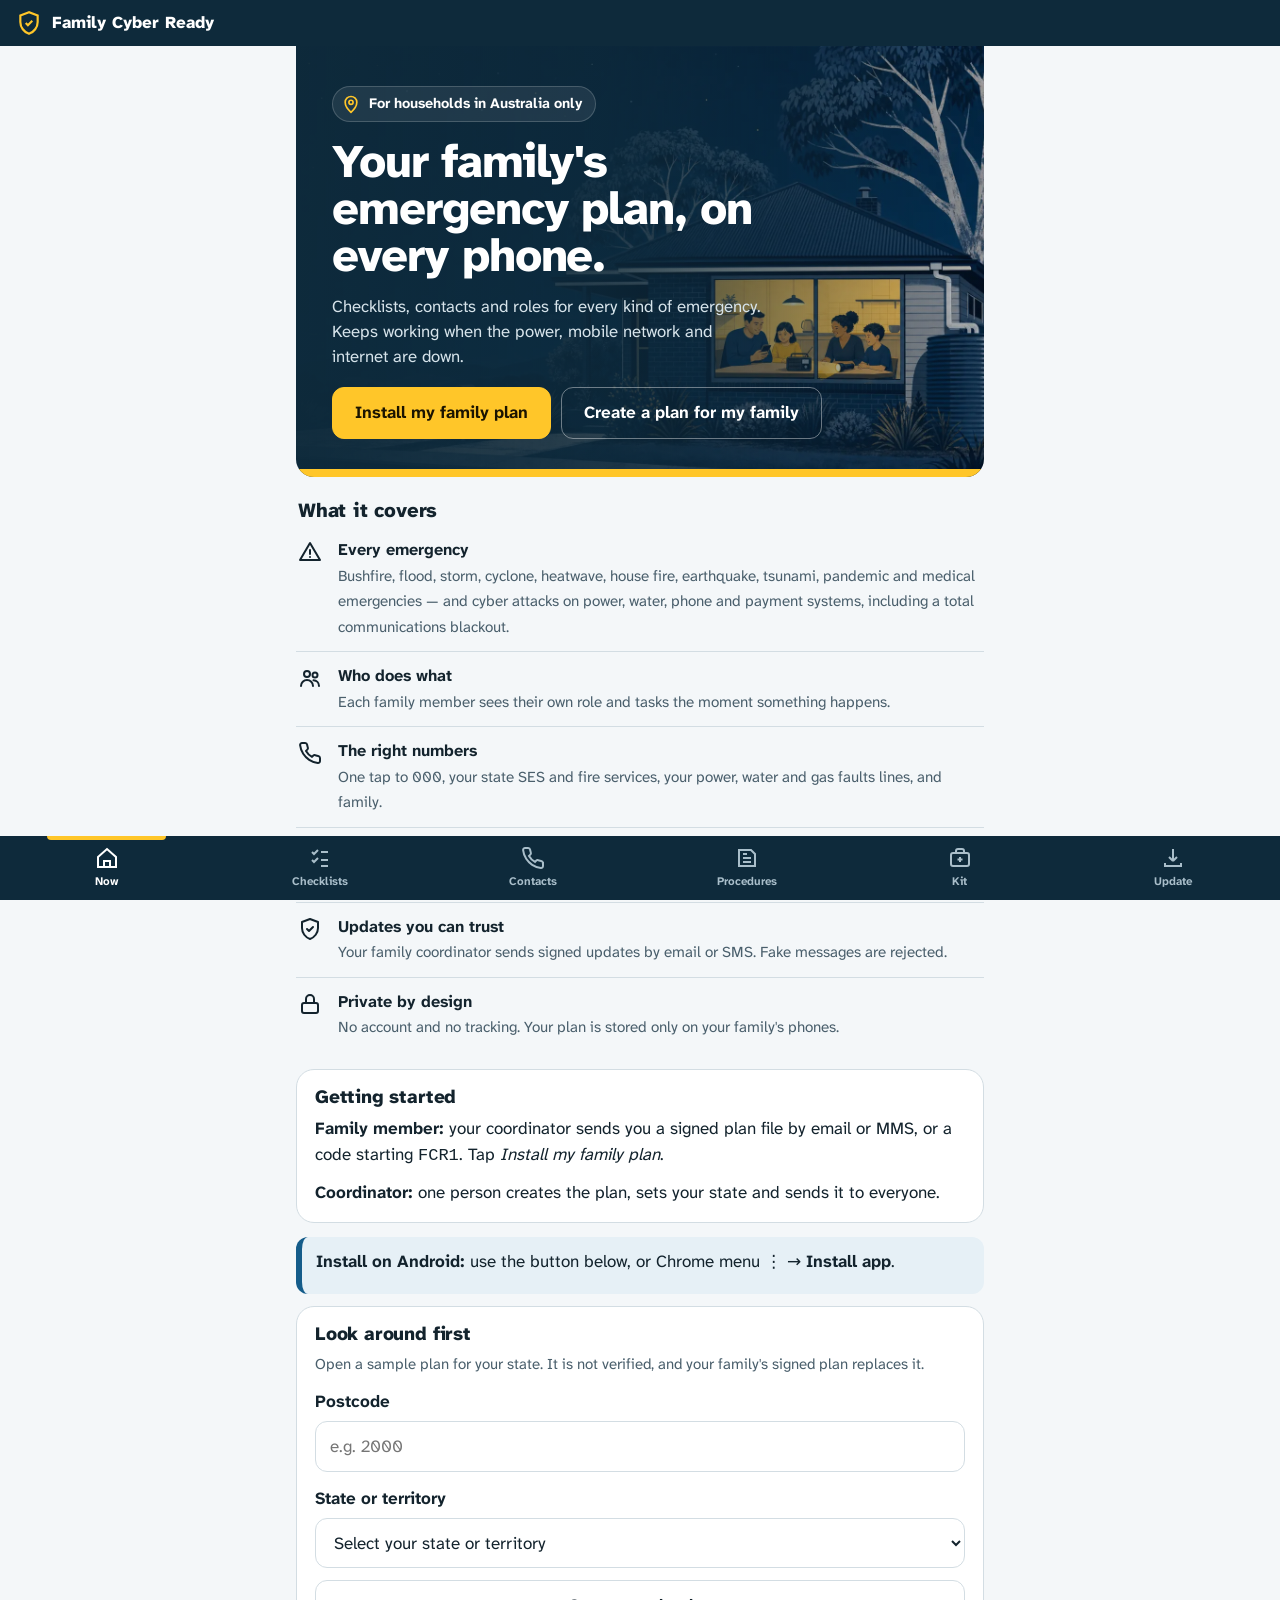
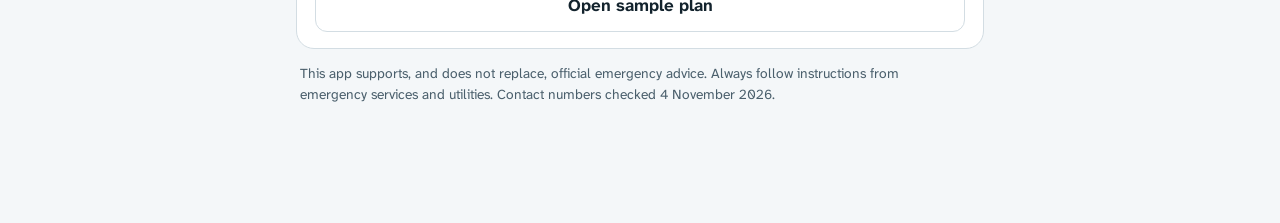
<file: index.html>
<!doctype html>
<html lang="en-AU">
<head>
<meta charset="utf-8">
<meta name="viewport" content="width=device-width, initial-scale=1, viewport-fit=cover">
<title>Family Cyber Ready</title>
<meta name="description" content="Offline family emergency plan for Australian households: every hazard, roles, contacts, supplies and signed updates.">
<meta name="theme-color" content="#0E2A3B">
<meta name="apple-mobile-web-app-capable" content="yes">
<meta name="mobile-web-app-capable" content="yes">
<meta name="apple-mobile-web-app-title" content="Family Ready">
<meta name="apple-mobile-web-app-status-bar-style" content="black-translucent">
<meta http-equiv="Content-Security-Policy" content="default-src 'self'; script-src 'self'; style-src 'self' 'unsafe-inline'; img-src 'self' data:; connect-src 'self'; object-src 'none'; base-uri 'none'; form-action 'self'">
<link rel="manifest" href="manifest.webmanifest">
<link rel="icon" href="icons/icon-192.png">
<link rel="apple-touch-icon" href="icons/apple-touch-icon.png">
<link rel="stylesheet" href="styles.css">
</head>
<body>
<header class="top">
  <svg width="26" height="26" viewBox="0 0 24 24" fill="none" stroke="currentColor" stroke-width="2" aria-hidden="true"><path d="M12 2 4 5v6c0 5 3.4 9.4 8 11 4.6-1.6 8-6 8-11V5l-8-3z"/><path d="m9 12 2 2 4-4"/></svg>
  <div class="title" id="hdr-title">Family Cyber Ready</div>
  <div class="ver" id="hdr-ver"></div>
</header>
<main id="view" aria-live="polite"></main>
<div id="print-all"></div>

<nav class="tabs" aria-label="Sections">
  <a href="#now" data-tab="now"><svg viewBox="0 0 24 24" fill="none" stroke="currentColor" stroke-width="2"><path d="M3 11 12 3l9 8v10H3z"/><path d="M9 21v-6h6v6"/></svg>Now</a>
  <a href="#lists" data-tab="lists"><svg viewBox="0 0 24 24" fill="none" stroke="currentColor" stroke-width="2"><path d="m4 6 2 2 4-4M4 14l2 2 4-4M13 6h7M13 14h7M13 20h7"/></svg>Checklists</a>
  <a href="#contacts" data-tab="contacts"><svg viewBox="0 0 24 24" fill="none" stroke="currentColor" stroke-width="2"><path d="M22 16.9v3a2 2 0 0 1-2.2 2 19.8 19.8 0 0 1-8.6-3.1 19.5 19.5 0 0 1-6-6A19.8 19.8 0 0 1 2.1 4.2 2 2 0 0 1 4.1 2h3a2 2 0 0 1 2 1.7c.1 1 .4 1.9.7 2.8a2 2 0 0 1-.5 2.1L8 9.9a16 16 0 0 0 6 6l1.3-1.3a2 2 0 0 1 2.1-.4c.9.3 1.8.6 2.8.7a2 2 0 0 1 1.7 2z"/></svg>Contacts</a>
  <a href="#procs" data-tab="procs"><svg viewBox="0 0 24 24" fill="none" stroke="currentColor" stroke-width="2"><path d="M4 4h12l4 4v12H4z"/><path d="M8 12h8M8 16h8M8 8h4"/></svg>Procedures</a>
  <a href="#kit" data-tab="kit"><svg viewBox="0 0 24 24" fill="none" stroke="currentColor" stroke-width="2"><rect x="3" y="7" width="18" height="13" rx="2"/><path d="M8 7V5a2 2 0 0 1 2-2h4a2 2 0 0 1 2 2v2M12 11v5M9.5 13.5h5"/></svg>Kit</a>
  <a href="#update" data-tab="update"><svg viewBox="0 0 24 24" fill="none" stroke="currentColor" stroke-width="2"><path d="M12 3v12m0 0-4-4m4 4 4-4"/><path d="M4 17v3h16v-3"/></svg>Update</a>
</nav>

<dialog id="dlg"><div class="dlg" id="dlg-body"></div></dialog>

<script src="trust.js"></script>
<script src="fcr-core.js"></script>
<script src="starter-plan.js"></script>
<script src="starter-hazards.js"></script>
<script src="regions.js"></script>
<script src="app.js"></script>
</body>
</html>
</file>
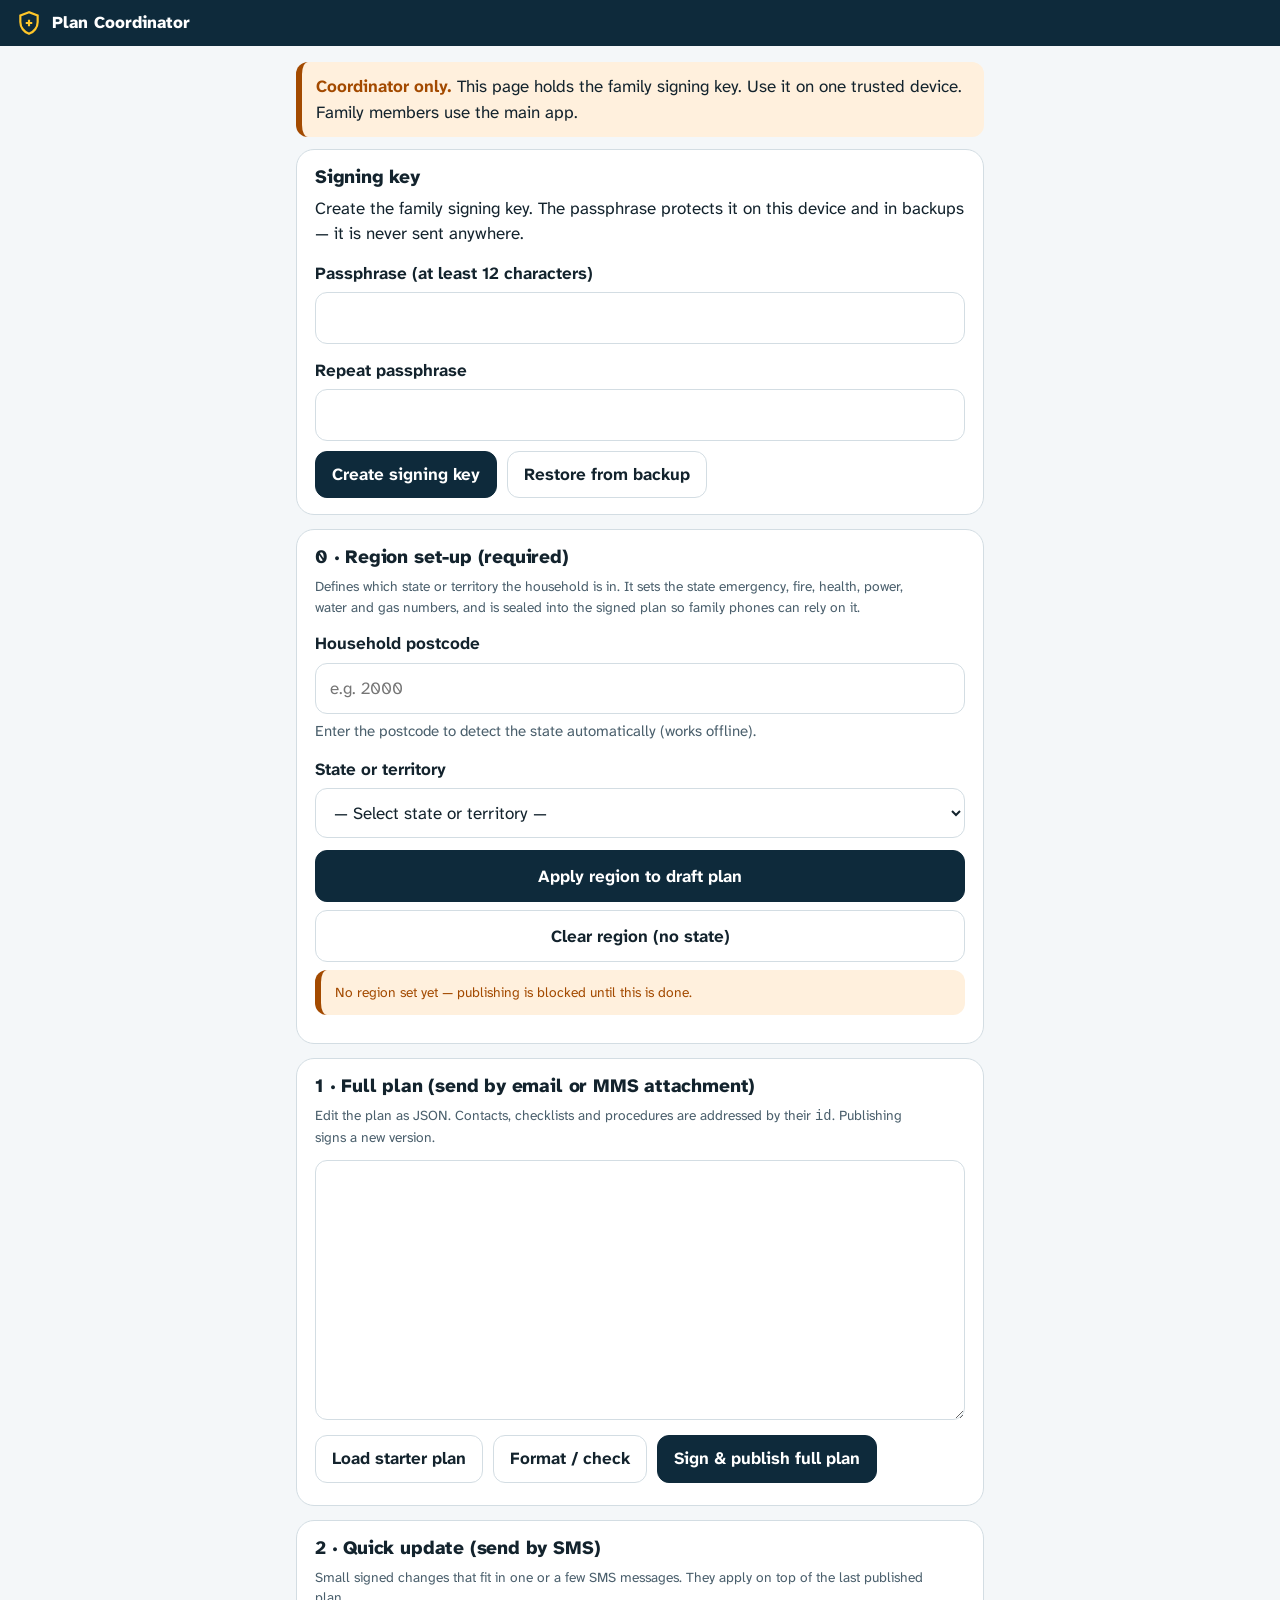
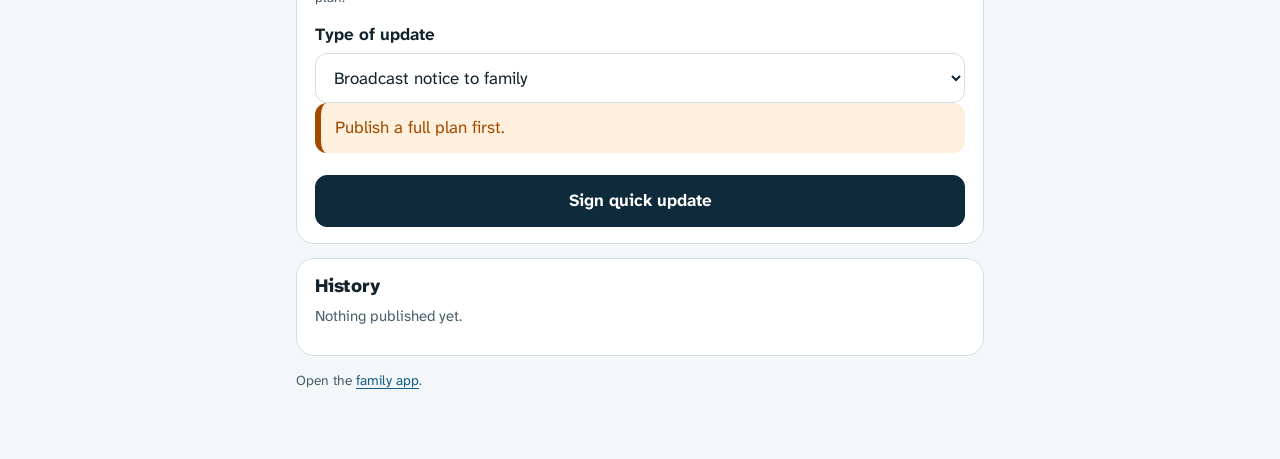
<file: coordinator.html>
<!doctype html>
<html lang="en-AU">
<head>
<meta charset="utf-8">
<meta name="viewport" content="width=device-width, initial-scale=1, viewport-fit=cover">
<title>Plan Coordinator</title>
<meta name="theme-color" content="#0E2A3B">
<meta name="robots" content="noindex">
<meta http-equiv="Content-Security-Policy" content="default-src 'self'; script-src 'self'; style-src 'self' 'unsafe-inline'; img-src 'self' data:; connect-src 'self'; object-src 'none'; base-uri 'none'">
<link rel="icon" href="icons/icon-192.png">
<link rel="stylesheet" href="styles.css">
<style>body{padding-bottom:30px} textarea.code{font-family:ui-monospace,Menlo,Consolas,monospace;font-size:13px;min-height:260px} textarea.out{font-family:ui-monospace,Menlo,Consolas,monospace;font-size:12px;min-height:110px;word-break:break-all}</style>
</head>
<body>
<header class="top">
  <svg width="26" height="26" viewBox="0 0 24 24" fill="none" stroke="currentColor" stroke-width="2" aria-hidden="true"><path d="M12 2 4 5v6c0 5 3.4 9.4 8 11 4.6-1.6 8-6 8-11V5l-8-3z"/><path d="M9 12h6M12 9v6"/></svg>
  <div class="title">Plan Coordinator</div>
  <div class="ver" id="hdr"></div>
</header>
<main>
  <div class="banner warn"><b>Coordinator only.</b> <span class="t">This page holds the family signing key. Use it on one trusted device. Family members use the main app.</span></div>

  <section class="card" id="keycard"></section>

  <section class="card" id="regioncard">
    <h2>0 · Region set-up (required)</h2>
    <p class="muted small">Defines which state or territory the household is in. It sets the state emergency, fire, health, power, water and gas numbers, and is sealed into the signed plan so family phones can rely on it.</p>
    <label class="field" for="rpost">Household postcode</label>
    <input type="text" id="rpost" inputmode="numeric" maxlength="4" placeholder="e.g. 2000" autocomplete="postal-code">
    <div id="rdetect" class="small" style="margin-top:6px"></div>
    <label class="field" for="rstate">State or territory</label>
    <select id="rstate"></select>
    <div id="rproviders"></div>
    <button class="primary block" style="margin-top:12px" data-act="applyregion">Apply region to draft plan</button>
    <button class="block" style="margin-top:8px" data-act="clearregion">Clear region (no state)</button>
    <div id="rstatus" class="small" style="margin-top:8px"></div>
  </section>

  <section class="card" id="plancard">
    <h2>1 · Full plan (send by email or MMS attachment)</h2>
    <p class="muted small">Edit the plan as JSON. Contacts, checklists and procedures are addressed by their <span class="mono">id</span>. Publishing signs a new version.</p>
    <textarea class="code" id="draft" spellcheck="false" autocapitalize="off"></textarea>
    <div class="row wrap" style="margin-top:8px">
      <button data-act="starter">Load starter plan</button>
      <button data-act="format">Format / check</button>
      <button class="primary" data-act="publish">Sign &amp; publish full plan</button>
    </div>
    <div id="draftmsg" class="small" style="margin-top:6px"></div>
  </section>

  <section class="card" id="quickcard">
    <h2>2 · Quick update (send by SMS)</h2>
    <p class="muted small">Small signed changes that fit in one or a few SMS messages. They apply on top of the last published plan.</p>
    <label class="field" for="qtype">Type of update</label>
    <select id="qtype">
      <option value="notice">Broadcast notice to family</option>
      <option value="phone">Change a contact's phone number</option>
      <option value="meet">Change the active meeting point</option>
      <option value="check">Record an equipment / supplies check</option>
      <option value="roles">Assign family roles</option>
      <option value="raw">Advanced: raw operations</option>
    </select>
    <div id="qform"></div>
    <button class="primary block" style="margin-top:10px" data-act="quick">Sign quick update</button>
  </section>

  <section class="card hidden" id="outcard">
    <h2 id="outtitle">Signed output</h2>
    <div id="outmeta" class="small muted"></div>
    <textarea class="out" id="out" readonly></textarea>
    <div class="row wrap" style="margin-top:8px">
      <button data-act="copy">Copy</button>
      <button data-act="share">Share…</button>
      <button data-act="savefile">Save .fcr file</button>
      <a class="btn" id="smslink" href="#">Open SMS</a>
      <a class="btn" id="maillink" href="#">Open email</a>
    </div>
    <p class="small muted" style="margin-top:8px">Send full plans as an <b>attachment</b> (the .fcr file). Send quick updates as SMS text. Family apps reject anything not signed by this key, so the channel itself does not need to be trusted.</p>
  </section>

  <section class="card"><h2>History</h2><div id="history" class="small"></div></section>
  <p class="small muted">Open the <a href="./">family app</a>.</p>
</main>
<script src="fcr-core.js"></script>
<script src="starter-plan.js"></script>
<script src="starter-hazards.js"></script>
<script src="regions.js"></script>
<script src="coordinator.js"></script>
</body>
</html>
</file>
<file: styles.css>
/* Family Cyber Ready — design system
 * Night-navy base, signal-yellow accent used sparingly, Australian Warning System colours for status.
 * Type: Atkinson Hyperlegible Next (SIL OFL), self-hosted for offline use. */
@font-face { font-family: 'AHN'; src: url('fonts/ahn-400.woff2') format('woff2'); font-weight: 400; font-display: swap; }
@font-face { font-family: 'AHN'; src: url('fonts/ahn-700.woff2') format('woff2'); font-weight: 700; font-display: swap; }
@font-face { font-family: 'AHN'; src: url('fonts/ahn-800.woff2') format('woff2'); font-weight: 800; font-display: swap; }

:root {
  --navy: #0E2A3B; --navy-2: #163A50; --signal: #FFC629; --signal-ink: #1B1400;
  --bg: #F4F7F9; --surface: #FFFFFF; --surface-2: #E8EEF2; --ink: #13232D; --ink-2: #4A5F6C; --line: #D3DDE3;
  --accent: #0E2A3B; --accent-ink: #FFFFFF; --link: #145C8A;
  --ok: #2D7A57; --ok-bg: #E3F2EA; --warn: #A34A00; --warn-bg: #FFF0DD; --urgent: #C1121F; --urgent-bg: #FCE6E7; --info-bg: #E6F0F6;
  --focus: #FFC629;
  --r-lg: 18px; --r-md: 12px; --r-sm: 8px; --tap: 52px;
  font-family: 'AHN', 'Atkinson Hyperlegible', system-ui, -apple-system, 'Segoe UI', Roboto, sans-serif;
  color-scheme: light dark;
}
@media (prefers-color-scheme: dark) {
  :root:not([data-theme="light"]) {
    --bg: #071820; --surface: #0F2633; --surface-2: #183545; --ink: #EAF1F5; --ink-2: #9FB4C0; --line: #234556;
    --accent: #FFC629; --accent-ink: #1B1400; --link: #8FCBF0;
    --ok: #6FD3A0; --ok-bg: #12362A; --warn: #FFB25C; --warn-bg: #3A2610; --urgent: #FF8A8F; --urgent-bg: #3E1418; --info-bg: #13303F;
  }
}
:root[data-theme="dark"] {
  --bg: #071820; --surface: #0F2633; --surface-2: #183545; --ink: #EAF1F5; --ink-2: #9FB4C0; --line: #234556;
  --accent: #FFC629; --accent-ink: #1B1400; --link: #8FCBF0;
  --ok: #6FD3A0; --ok-bg: #12362A; --warn: #FFB25C; --warn-bg: #3A2610; --urgent: #FF8A8F; --urgent-bg: #3E1418; --info-bg: #13303F;
}

* { box-sizing: border-box; }
html, body { margin: 0; background: var(--bg); color: var(--ink); }
body { font-size: 17px; line-height: 1.5; -webkit-text-size-adjust: 100%; -webkit-font-smoothing: antialiased; padding-bottom: calc(80px + env(safe-area-inset-bottom)); }
a { color: var(--link); text-underline-offset: 3px; }
h1, h2, h3 { line-height: 1.15; margin: 0 0 .5rem; letter-spacing: -0.01em; }
h1 { font-size: 1.6rem; font-weight: 800; }
h2 { font-size: 1.18rem; font-weight: 800; }
h3 { font-size: 1rem; font-weight: 700; }
p { margin: .25rem 0 .75rem; max-width: 68ch; }
.muted { color: var(--ink-2); font-size: .94rem; }
.small { font-size: .86rem; }
.mono { font-family: ui-monospace, 'SF Mono', Menlo, Consolas, monospace; }
:focus-visible { outline: 3px solid var(--focus); outline-offset: 2px; border-radius: 6px; }

/* Header: a quiet navy bar */
header.top { position: sticky; top: 0; z-index: 5; background: var(--navy); color: #fff;
  padding: calc(10px + env(safe-area-inset-top)) 16px 10px; display: flex; align-items: center; gap: 10px; }
header.top svg { color: var(--signal); flex: none; }
header.top .title { font-weight: 800; font-size: 1.05rem; flex: 1; min-width: 0; overflow: hidden; text-overflow: ellipsis; white-space: nowrap; }
header.top .ver { font-size: .76rem; line-height: 1.25; opacity: .85; text-align: right; }
main { max-width: 720px; margin: 0 auto; padding: 16px 16px 28px; }

/* Hero: the one bold element — road-sign type on navy with a signal band */
.hero { background-color: var(--navy); color: #fff; margin: -16px -16px 18px; padding: 28px 20px 26px; position: relative; }
.hero.has-art { background-image: linear-gradient(90deg, rgba(14,42,59,.96) 0%, rgba(14,42,59,.82) 45%, rgba(14,42,59,.1) 100%), url('img/hero.webp'); background-size: cover; background-position: 70% center; }
@media (max-width: 719px) { .hero.has-art { background-image: linear-gradient(180deg, rgba(14,42,59,0) 0px, rgba(14,42,59,0) 285px, rgba(14,42,59,.92) 370px, var(--navy) 420px), url('img/hero.webp'); background-size: 190% auto; background-position: 95% 0; background-repeat: no-repeat; padding-top: 335px; } }
.hero::after { content: ''; position: absolute; left: 0; right: 0; bottom: 0; height: 8px; background: var(--signal); }
.hero h1 { font-size: clamp(2rem, 8.4vw, 2.9rem); line-height: 1.02; letter-spacing: -0.025em; margin: 0 0 14px; max-width: 14ch; }
.hero p { color: #D6E3EA; font-size: 1.05rem; max-width: 40ch; }
.hero .where { display: inline-flex; align-items: center; gap: 8px; background: rgba(255,255,255,.08); border: 1px solid rgba(255,255,255,.18);
  color: #fff; border-radius: 999px; padding: 6px 12px 6px 8px; font-size: .9rem; font-weight: 700; margin: 0 0 16px; }
.hero .where svg { width: 20px; height: 20px; color: var(--signal); }
.hero .actions { display: grid; gap: 10px; margin-top: 18px; max-width: 420px; }
.hero .btn.primary { background: var(--signal); color: var(--signal-ink); border-color: var(--signal); }
.hero .btn.ghost { background: transparent; color: #fff; border-color: rgba(255,255,255,.4); }

/* Coverage list: plain rows with a rule, not cards */
.covers { list-style: none; margin: 4px 0 18px; padding: 0; }
.covers li { display: grid; grid-template-columns: 28px 1fr; gap: 12px; padding: 12px 2px; border-bottom: 1px solid var(--line); }
.covers li:last-child { border-bottom: 0; }
.covers svg { width: 24px; height: 24px; color: var(--ink); margin-top: 2px; }
.covers b { display: block; font-size: 1.02rem; }
.covers span { color: var(--ink-2); font-size: .95rem; }
.section-h { font-size: 1.25rem; margin: 6px 2px 4px; }

.card { background: var(--surface); border: 1px solid var(--line); border-radius: var(--r-lg); padding: 16px 18px; margin: 0 0 14px; }
.card.tight { padding: 6px 16px; }
.banner { border-radius: var(--r-md); padding: 12px 14px; margin: 0 0 12px; border-left: 6px solid transparent; background: var(--surface); }
.banner.info { background: var(--info-bg); border-left-color: var(--link); }
.banner.warn { background: var(--warn-bg); color: var(--warn); border-left-color: var(--warn); }
.banner.urgent { background: var(--urgent-bg); color: var(--urgent); border-left-color: var(--urgent); }
.banner.ok { background: var(--ok-bg); color: var(--ok); border-left-color: var(--ok); }
.banner .t { color: var(--ink); }
.row { display: flex; gap: 10px; align-items: center; }
.row.wrap { flex-wrap: wrap; }
.grow { flex: 1; min-width: 0; }

button, .btn { appearance: none; border: 1.5px solid var(--line); background: var(--surface); color: var(--ink);
  border-radius: var(--r-md); min-height: 46px; padding: 10px 16px; font: inherit; font-weight: 700; cursor: pointer;
  display: inline-flex; align-items: center; justify-content: center; gap: 8px; text-decoration: none; transition: background-color .15s, border-color .15s; }
button:hover, .btn:hover { border-color: var(--ink-2); }
button:active, .btn:active { transform: translateY(1px); }
button.primary, .btn.primary { background: var(--accent); color: var(--accent-ink); border-color: var(--accent); }
button.danger { color: var(--urgent); border-color: var(--urgent); background: transparent; }
button.block, .btn.block { width: 100%; min-height: var(--tap); }
button:disabled { opacity: .45; cursor: not-allowed; }
input[type=text], input[type=search], input[type=password], textarea, select {
  width: 100%; font: inherit; color: var(--ink); background: var(--surface); border: 1.5px solid var(--line);
  border-radius: var(--r-md); padding: 12px 14px; min-height: 50px; }
input:focus, textarea:focus, select:focus { border-color: var(--link); outline: none; box-shadow: 0 0 0 3px color-mix(in srgb, var(--link) 25%, transparent); }
textarea { min-height: 130px; resize: vertical; }
label.field { display: block; font-weight: 700; margin: 14px 0 6px; }

/* Bottom navigation: navy, signal bar marks the current tab */
nav.tabs { position: fixed; left: 0; right: 0; bottom: 0; z-index: 6; background: var(--navy);
  display: grid; grid-template-columns: repeat(6, 1fr); padding-bottom: env(safe-area-inset-bottom); }
nav.tabs a { position: relative; display: flex; flex-direction: column; align-items: center; justify-content: center; gap: 3px; min-height: 64px;
  color: #A9BECA; text-decoration: none; font-size: .72rem; font-weight: 700; }
nav.tabs a svg { width: 24px; height: 24px; }
nav.tabs a[aria-current="page"] { color: #fff; }
nav.tabs a[aria-current="page"]::before { content: ''; position: absolute; top: 0; left: 22%; right: 22%; height: 4px; border-radius: 0 0 4px 4px; background: var(--signal); }

.list { list-style: none; margin: 0; padding: 0; }
.check { display: flex; gap: 14px; align-items: flex-start; padding: 13px 2px; border-bottom: 1px solid var(--line); cursor: pointer; }
.check:last-child { border-bottom: 0; }
.check input { width: 26px; height: 26px; margin: 1px 0 0; accent-color: var(--ok); flex: none; }
.check.done .txt { color: var(--ink-2); text-decoration: line-through; text-decoration-thickness: 1.5px; }
.progress { height: 8px; background: var(--surface-2); border-radius: 99px; overflow: hidden; margin: 8px 0 4px; }
.progress > i { display: block; height: 100%; background: var(--ok); border-radius: 99px; }

.contact { display: flex; gap: 12px; align-items: center; padding: 12px 0; border-bottom: 1px solid var(--line); }
.contact:last-child { border-bottom: 0; }
.contact .name { font-weight: 700; }
.contact .num { font-variant-numeric: tabular-nums; font-size: 1.05rem; }
.iconbtn { min-width: 50px; min-height: 50px; padding: 0; border-radius: 50%; }
.iconbtn svg { width: 22px; height: 22px; }
.iconbtn.primary { background: var(--ok); border-color: var(--ok); color: #fff; }
.group-h { font-size: .95rem; color: var(--ink-2); margin: 20px 2px 8px; font-weight: 800; letter-spacing: 0; }

details.proc { background: var(--surface); border: 1px solid var(--line); border-radius: var(--r-lg); margin: 0 0 10px; }
details.proc summary { padding: 15px 18px; font-weight: 700; cursor: pointer; list-style: none; min-height: var(--tap); display: flex; align-items: center; gap: 10px; }
details.proc summary::-webkit-details-marker { display: none; }
details.proc summary::after { content: ''; margin-left: auto; width: 10px; height: 10px; border-right: 2.5px solid var(--ink-2); border-bottom: 2.5px solid var(--ink-2); transform: rotate(45deg); transition: transform .2s; }
details.proc[open] summary::after { transform: rotate(225deg); }
details.proc ol { margin: 0; padding: 0 20px 16px 40px; }
details.proc li { margin: 0 0 10px; }

.pill { display: inline-block; font-size: .76rem; font-weight: 800; padding: 3px 10px; border-radius: 99px; background: var(--surface-2); color: var(--ink-2); vertical-align: 1px; }
.pill.ok { background: var(--ok-bg); color: var(--ok); }
.pill.warn { background: var(--warn-bg); color: var(--warn); }
.pill.urgent { background: var(--urgent-bg); color: var(--urgent); }
.fp { font-family: ui-monospace, Menlo, Consolas, monospace; font-size: 1.4rem; font-weight: 700; letter-spacing: .06em; text-align: center;
  padding: 14px; border-radius: var(--r-md); background: var(--surface-2); margin: 8px 0; word-break: break-all; }
.grid2 { display: grid; grid-template-columns: 1fr 1fr; gap: 10px; }
.scenario-btn { min-height: 66px; text-align: left; justify-content: flex-start; line-height: 1.2; border-radius: var(--r-md); }

dialog { border: 0; border-radius: 22px; padding: 0; width: min(560px, calc(100vw - 24px)); max-height: calc(100vh - 40px);
  background: var(--surface); color: var(--ink); box-shadow: 0 24px 64px rgba(7, 24, 32, .45); }
dialog::backdrop { background: rgba(7, 24, 32, .6); }
dialog .dlg { padding: 20px; overflow: auto; max-height: calc(100vh - 40px); }
.result { border-left: 4px solid var(--line); padding: 8px 12px; margin: 8px 0; background: var(--surface-2); border-radius: 0 var(--r-sm) var(--r-sm) 0; }
.result.ok { border-color: var(--ok); } .result.error { border-color: var(--urgent); } .result.pending, .result.old { border-color: var(--warn); }
.result ul { margin: 4px 0 0; padding-left: 18px; font-size: .9rem; }
.hidden { display: none !important; }
#print-all { display: none; }

@media (min-width: 720px) {
  .hero { margin: -16px 0 22px; border-radius: 0 0 var(--r-lg) var(--r-lg); padding: 40px 36px 38px; overflow: hidden; }
  .hero .actions { grid-template-columns: auto auto; justify-content: start; max-width: none; }
  .hero .actions .btn { width: auto; padding: 12px 22px; white-space: nowrap; }
}
@media (prefers-reduced-motion: reduce) { * { transition: none !important; } }

@media print {
  body { padding: 0; background: #fff; color: #000; font-size: 11pt; font-family: 'AHN', Arial, sans-serif; }
  header.top, nav.tabs, main, dialog { display: none !important; }
  #print-all { display: block; padding: 0 8mm; }
  #print-all h1 { font-size: 16pt; } #print-all h2 { font-size: 13pt; margin-top: 14pt; border-bottom: 1.5px solid #000; }
  #print-all table { width: 100%; border-collapse: collapse; } #print-all td { border-bottom: 1px solid #bbb; padding: 3pt 4pt; vertical-align: top; }
  #print-all .box { display: inline-block; width: 10pt; height: 10pt; border: 1px solid #000; margin-right: 6pt; }
  #print-all section { break-inside: avoid; }
}
</file>
